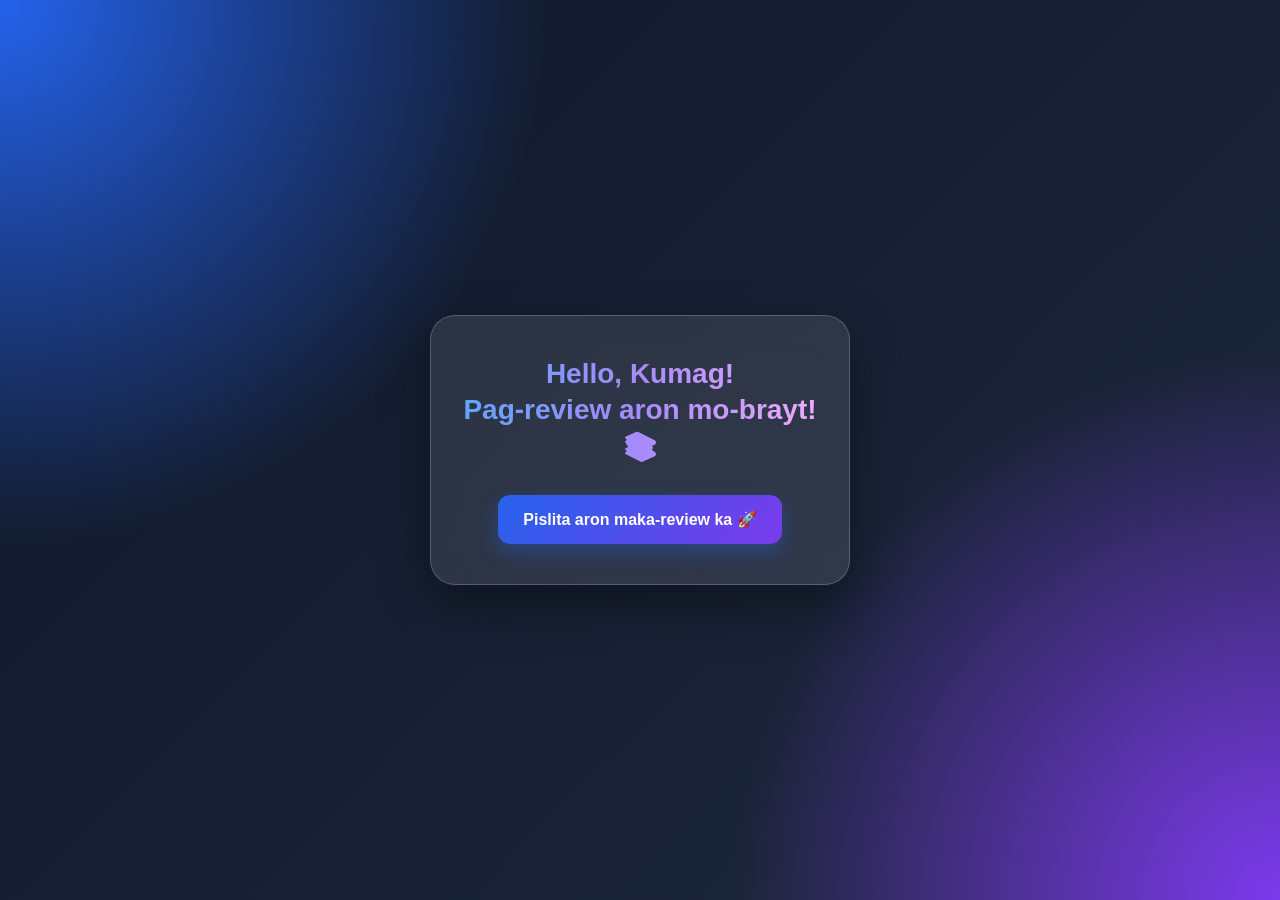
<file: index.html>
<!DOCTYPE html>

<html lang="en">
<head>
    <meta charset="UTF-8">
    <meta name="viewport" content="width=device-width, initial-scale=1.0">


<title>Reviewer</title>

<style>
    * {
        box-sizing: border-box;
        margin: 0;
        padding: 0;
    }

    body {
        font-family: Arial, Helvetica, sans-serif;
        min-height: 100vh;

        display: flex;
        justify-content: center;
        align-items: center;

        background:
            radial-gradient(circle at top left, #2563eb, transparent 35%),
            radial-gradient(circle at bottom right, #7c3aed, transparent 35%),
            linear-gradient(135deg, #0f172a, #1e293b);

        color: white;
    }

    .container {
        width: 420px;
        padding: 40px 30px;

        text-align: center;

        background: rgba(255, 255, 255, 0.10);
        border: 1px solid rgba(255, 255, 255, 0.20);
        border-radius: 25px;

        backdrop-filter: blur(15px);
        -webkit-backdrop-filter: blur(15px);

        box-shadow:
            0 20px 50px rgba(0, 0, 0, 0.4);

        animation: appear 0.8s ease;
    }

    h1 {
        font-size: 28px;
        line-height: 1.3;
        margin-bottom: 30px;

        background: linear-gradient(
            90deg,
            #60a5fa,
            #a78bfa,
            #f0abfc
        );

        -webkit-background-clip: text;
        -webkit-text-fill-color: transparent;
    }

    button {
        border: none;
        padding: 15px 25px;

        border-radius: 12px;

        background: linear-gradient(
            135deg,
            #2563eb,
            #7c3aed
        );

        box-shadow:
            0 8px 20px rgba(37, 99, 235, 0.35);

        cursor: pointer;

        transition:
            transform 0.3s ease,
            box-shadow 0.3s ease;
    }

    button:hover {
        transform: translateY(-4px);

        box-shadow:
            0 12px 30px rgba(124, 58, 237, 0.5);
    }

    button:active {
        transform: scale(0.96);
    }

    button a {
        color: white;
        text-decoration: none;

        font-size: 16px;
        font-weight: bold;
    }

    @keyframes appear {
        from {
            opacity: 0;
            transform: translateY(30px) scale(0.95);
        }

        to {
            opacity: 1;
            transform: translateY(0) scale(1);
        }
    }

    
    @media (max-width: 500px) {
        .container {
            width: 90%;
            padding: 35px 20px;
        }

        h1 {
            font-size: 23px;
        }

        button {
            width: 100%;
        }
    }
</style>


</head>

<body>


<div class="container">

    <h1>
        Hello, Kumag!<br>
        Pag-review aron mo-brayt! 📚
    </h1>

    <button>
        <a href="home.html">
            Pislita aron maka-review ka 🚀
        </a>
    </button>

</div>


</body>
</html>
</file>
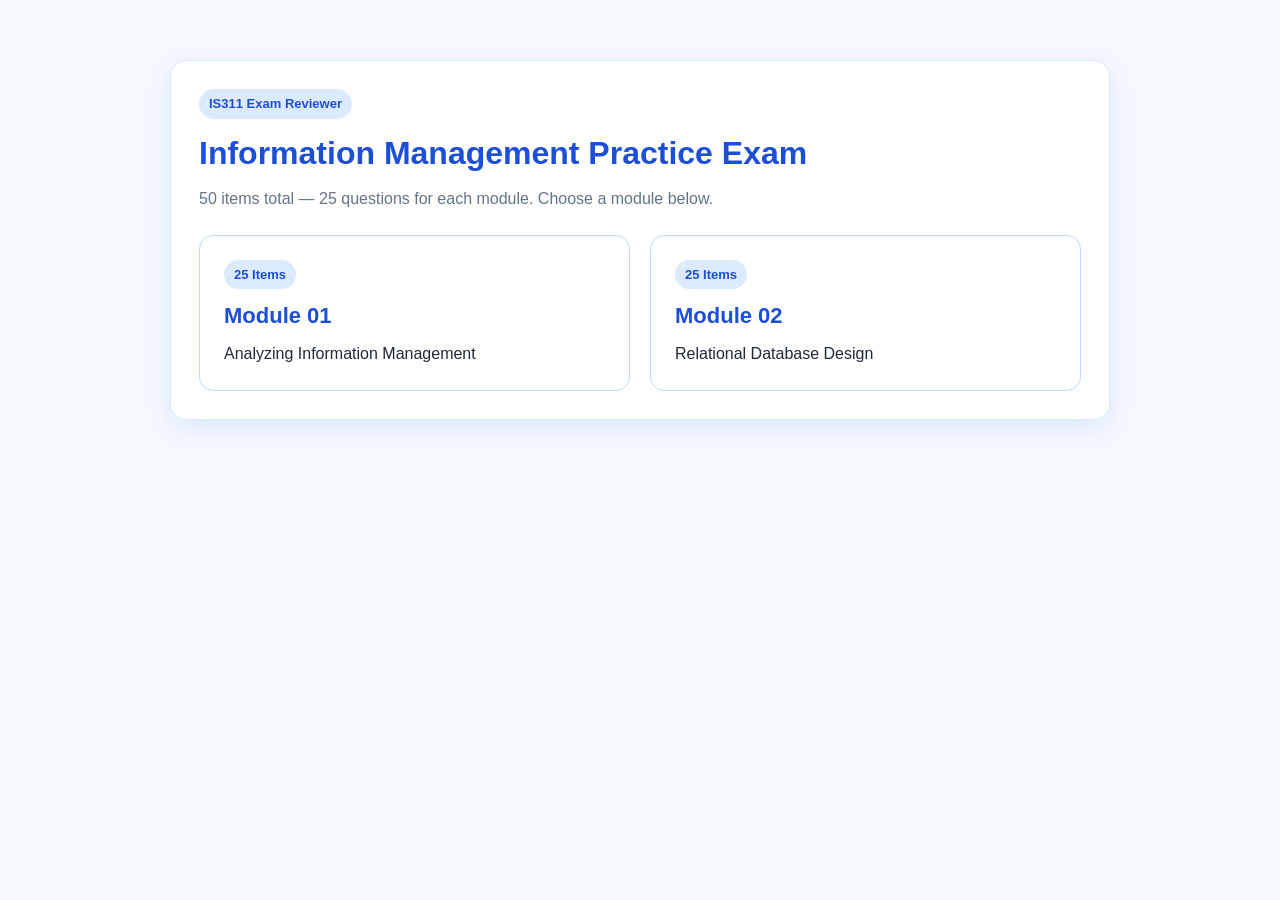
<file: home.html>
<!DOCTYPE html>
<html lang="en">
<head>
    <meta charset="UTF-8">
    <meta name="viewport" content="width=device-width, initial-scale=1.0">
    <title>IS311 Information Management Exam</title>
    <link rel="stylesheet" href="style.css">
</head>
<body>
<div class="container">
    <div class="card">
        <span class="badge">IS311 Exam Reviewer</span>
        <h1>Information Management Practice Exam</h1>
        <p class="subtitle">50 items total — 25 questions for each module. Choose a module below.</p>

        <div class="menu">
            <a class="menu-card" href="module1.html">
                <span class="badge">25 Items</span>
                <h2>Module 01</h2>
                <p>Analyzing Information Management</p>
            </a>

            <a class="menu-card" href="module2.html">
                <span class="badge">25 Items</span>
                <h2>Module 02</h2>
                <p>Relational Database Design</p>
            </a>
        </div>
    </div>
</div>
</body>
</html>
</file>
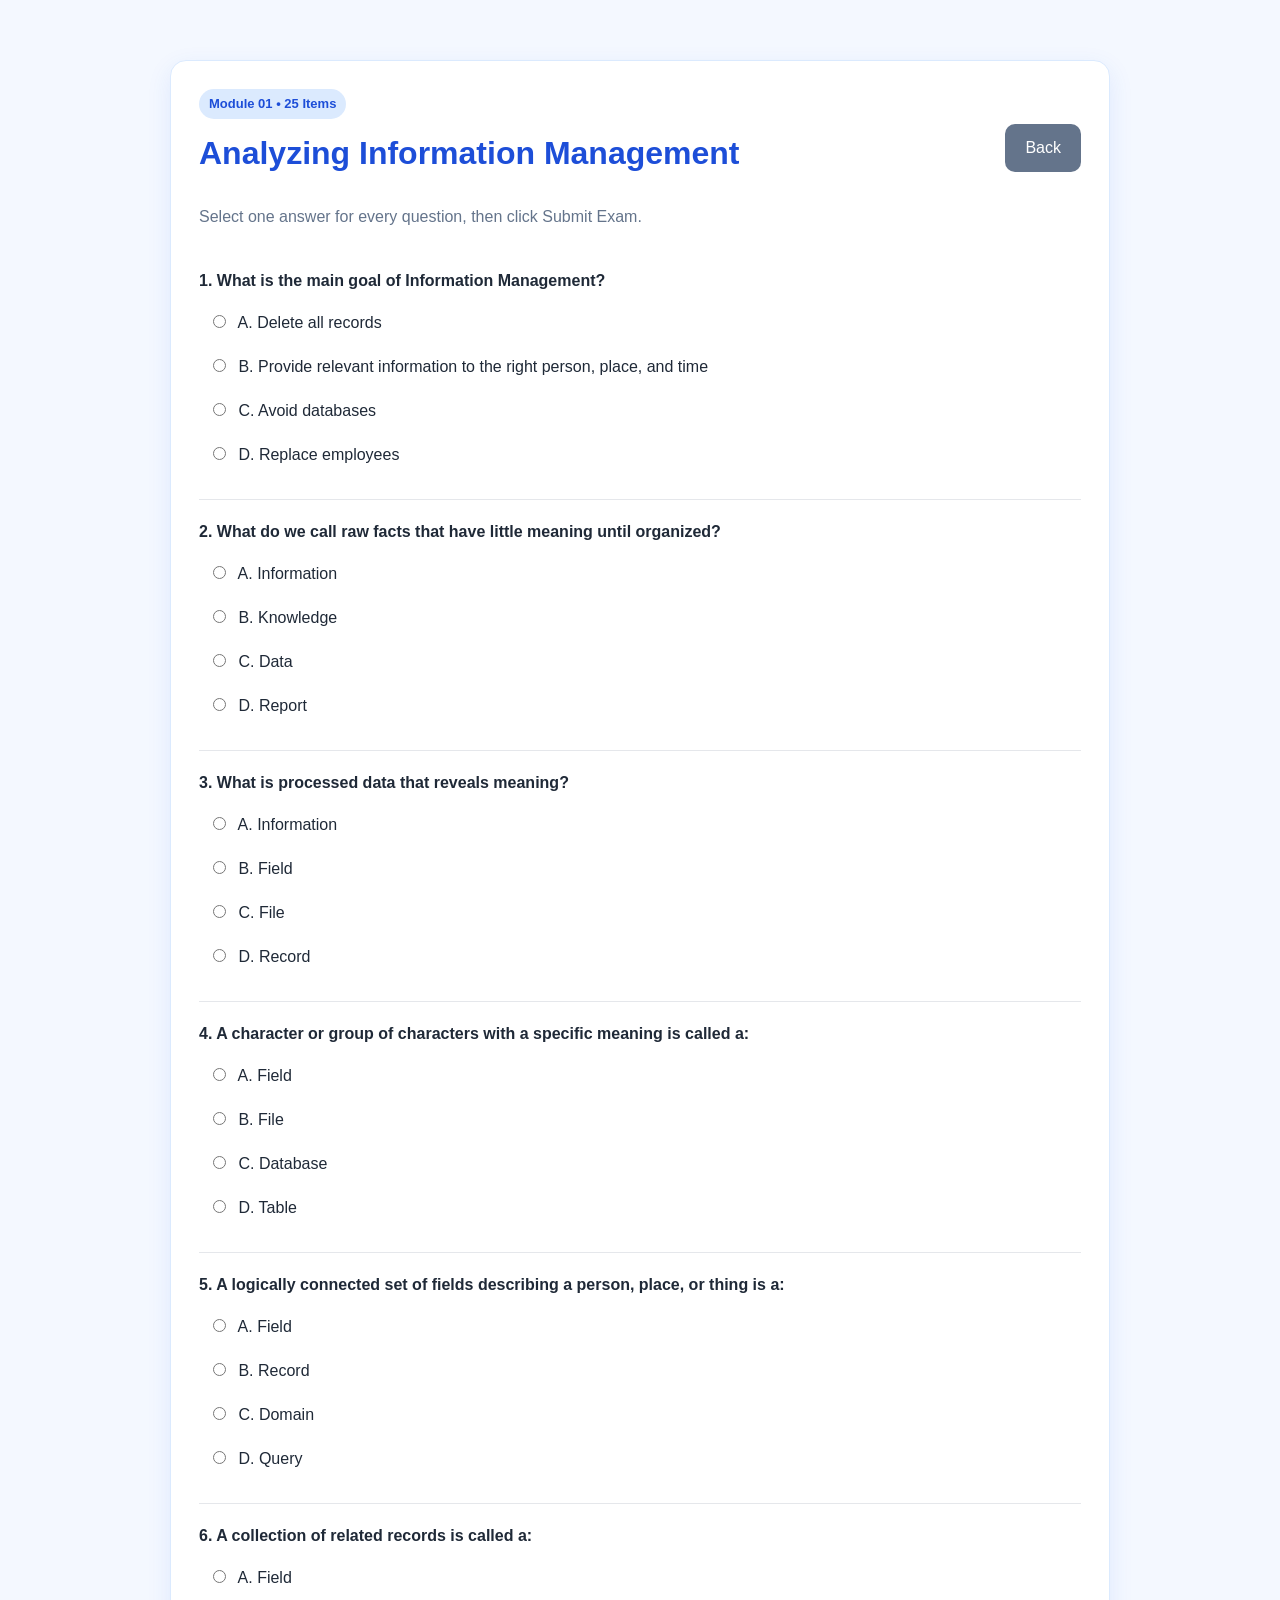
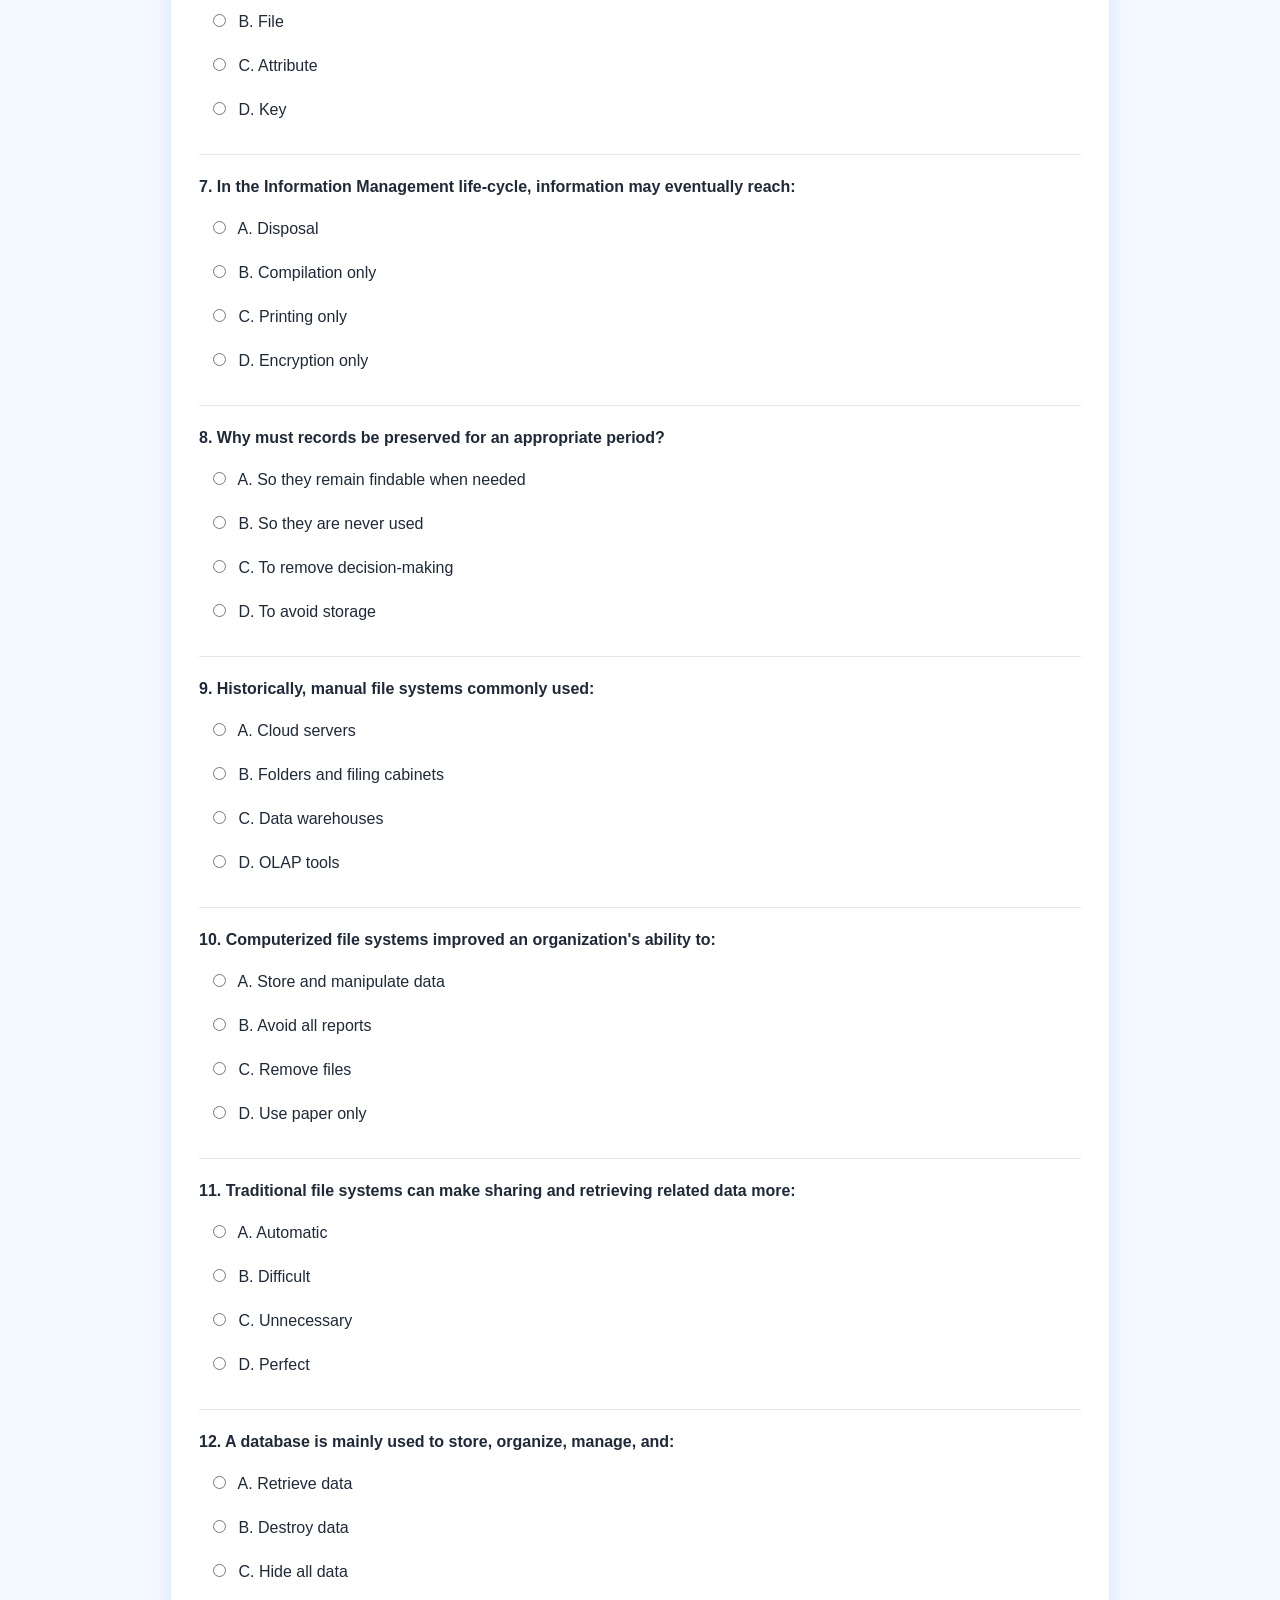
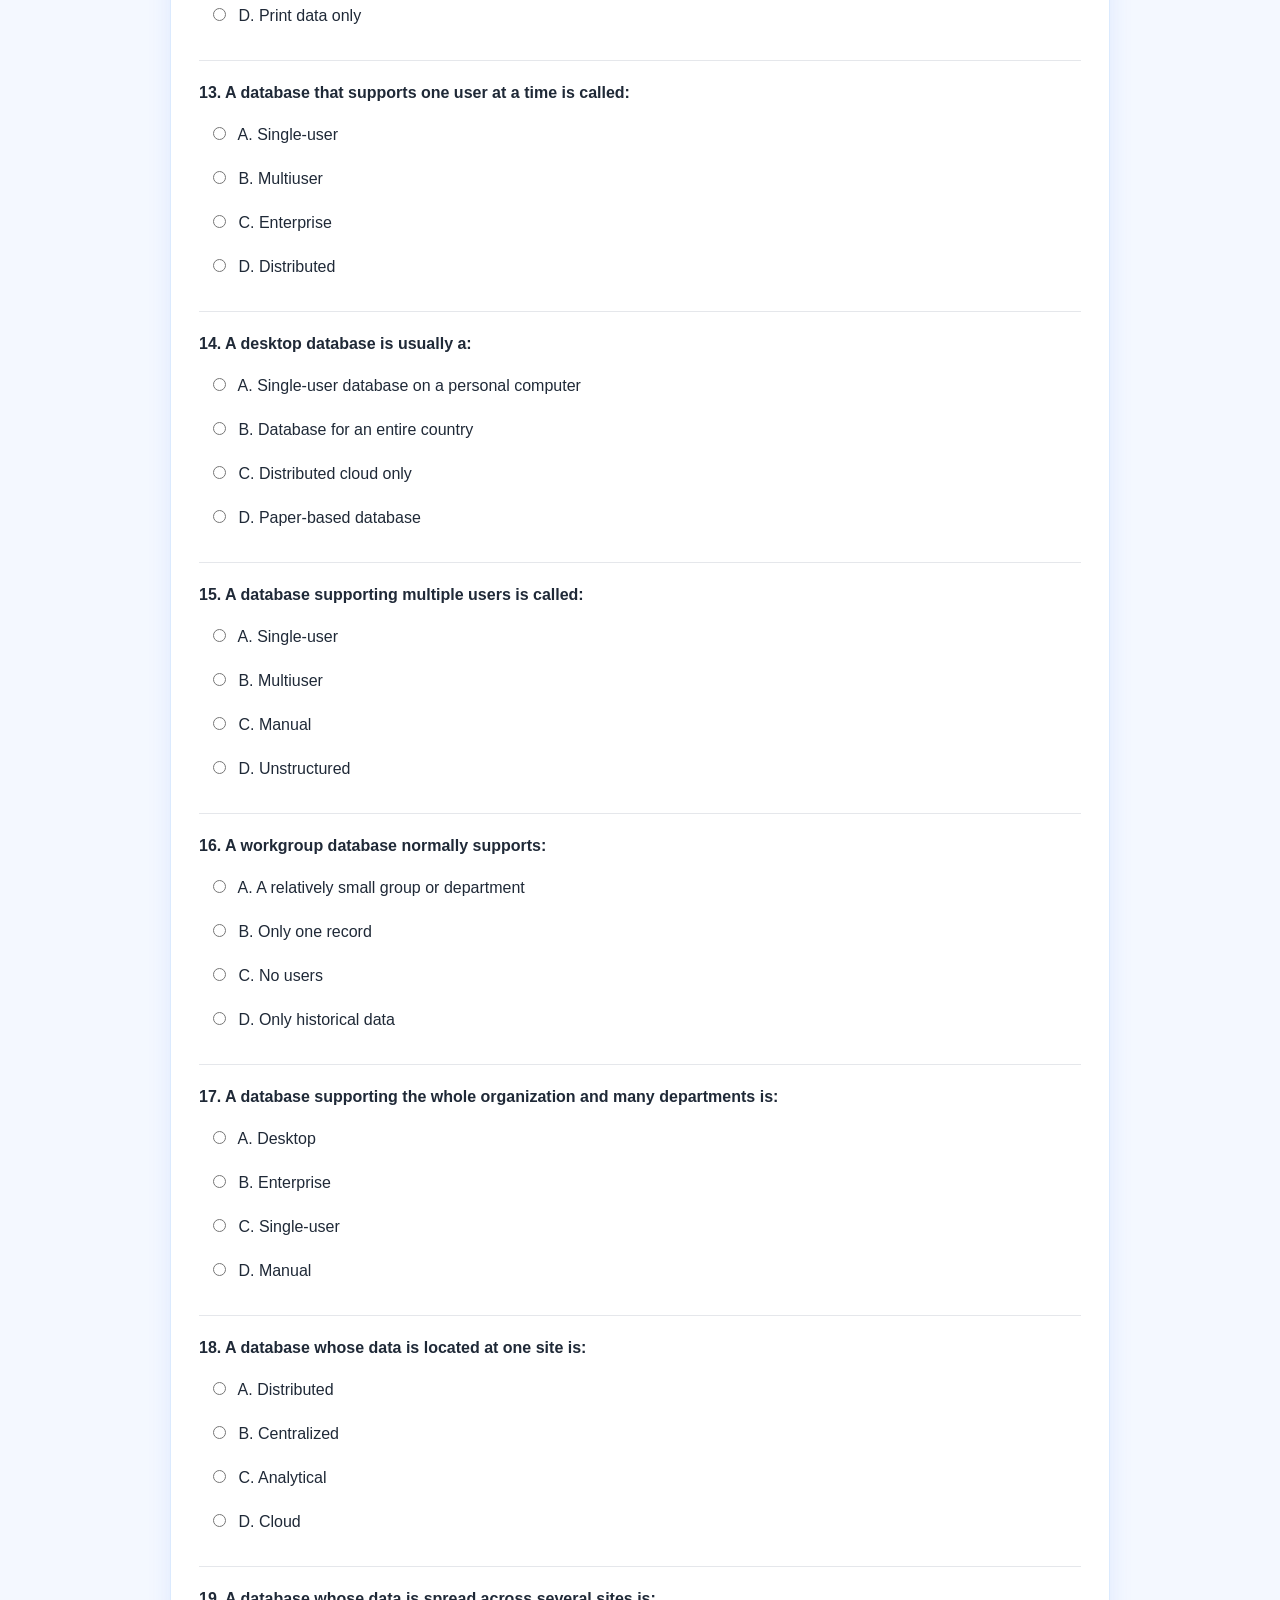
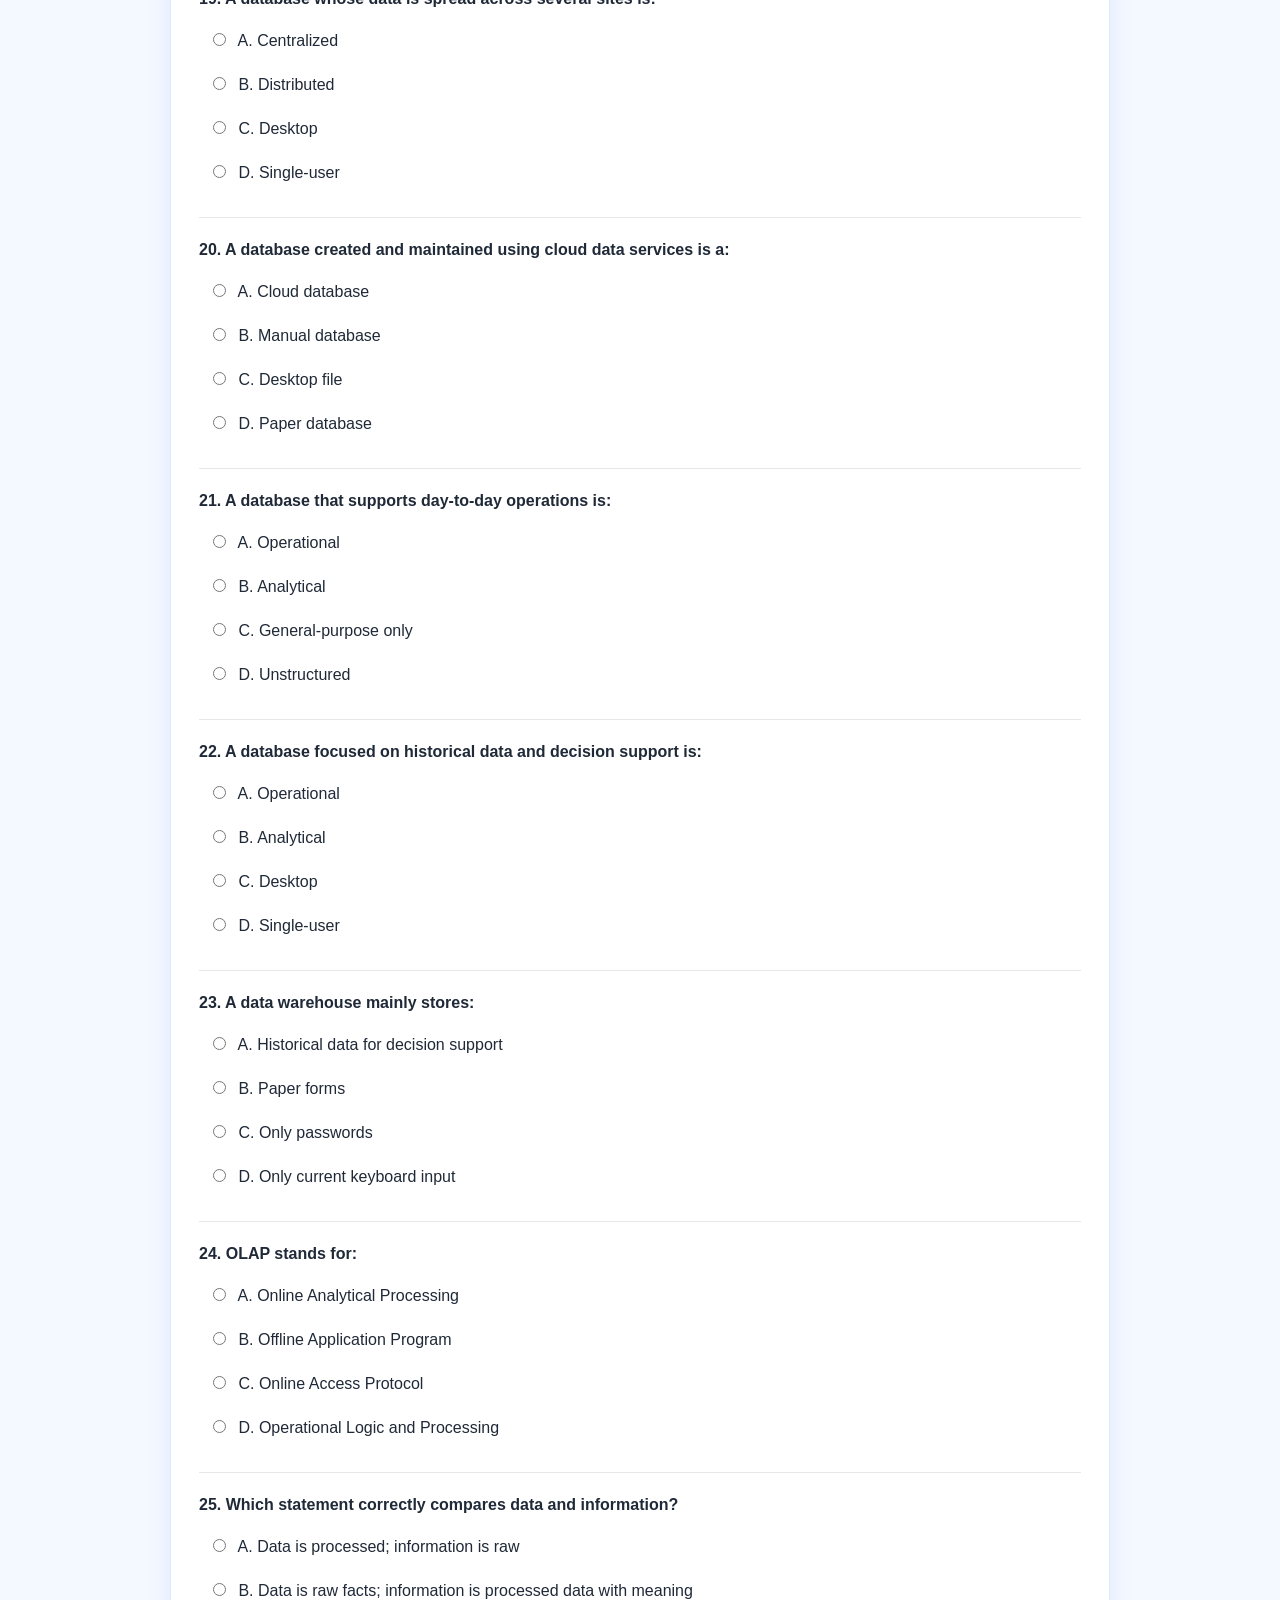
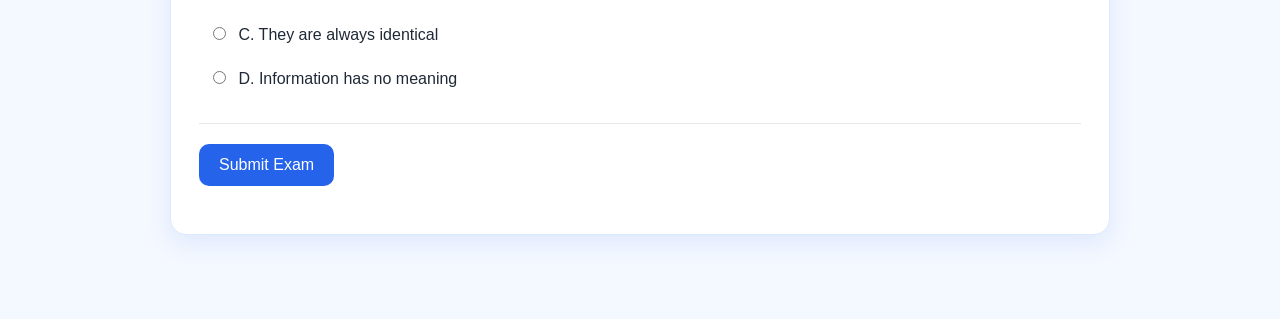
<file: module1.html>
<!DOCTYPE html>
<html lang="en">
<head>
    <meta charset="UTF-8">
    <meta name="viewport" content="width=device-width, initial-scale=1.0">
    <title>Module 01 Exam</title>
    <link rel="stylesheet" href="style.css">
</head>
<body>
<div class="container">
    <div class="card" id="examRoot"></div>
</div>

<script src="questions.js"></script>
<script src="app.js"></script>
<script>
renderExam({
    badge: "Module 01 • 25 Items",
    title: "Analyzing Information Management",
    questions: MODULE1_QUESTIONS,
    passScore: 19
});
</script>
</body>
</html>
</file>
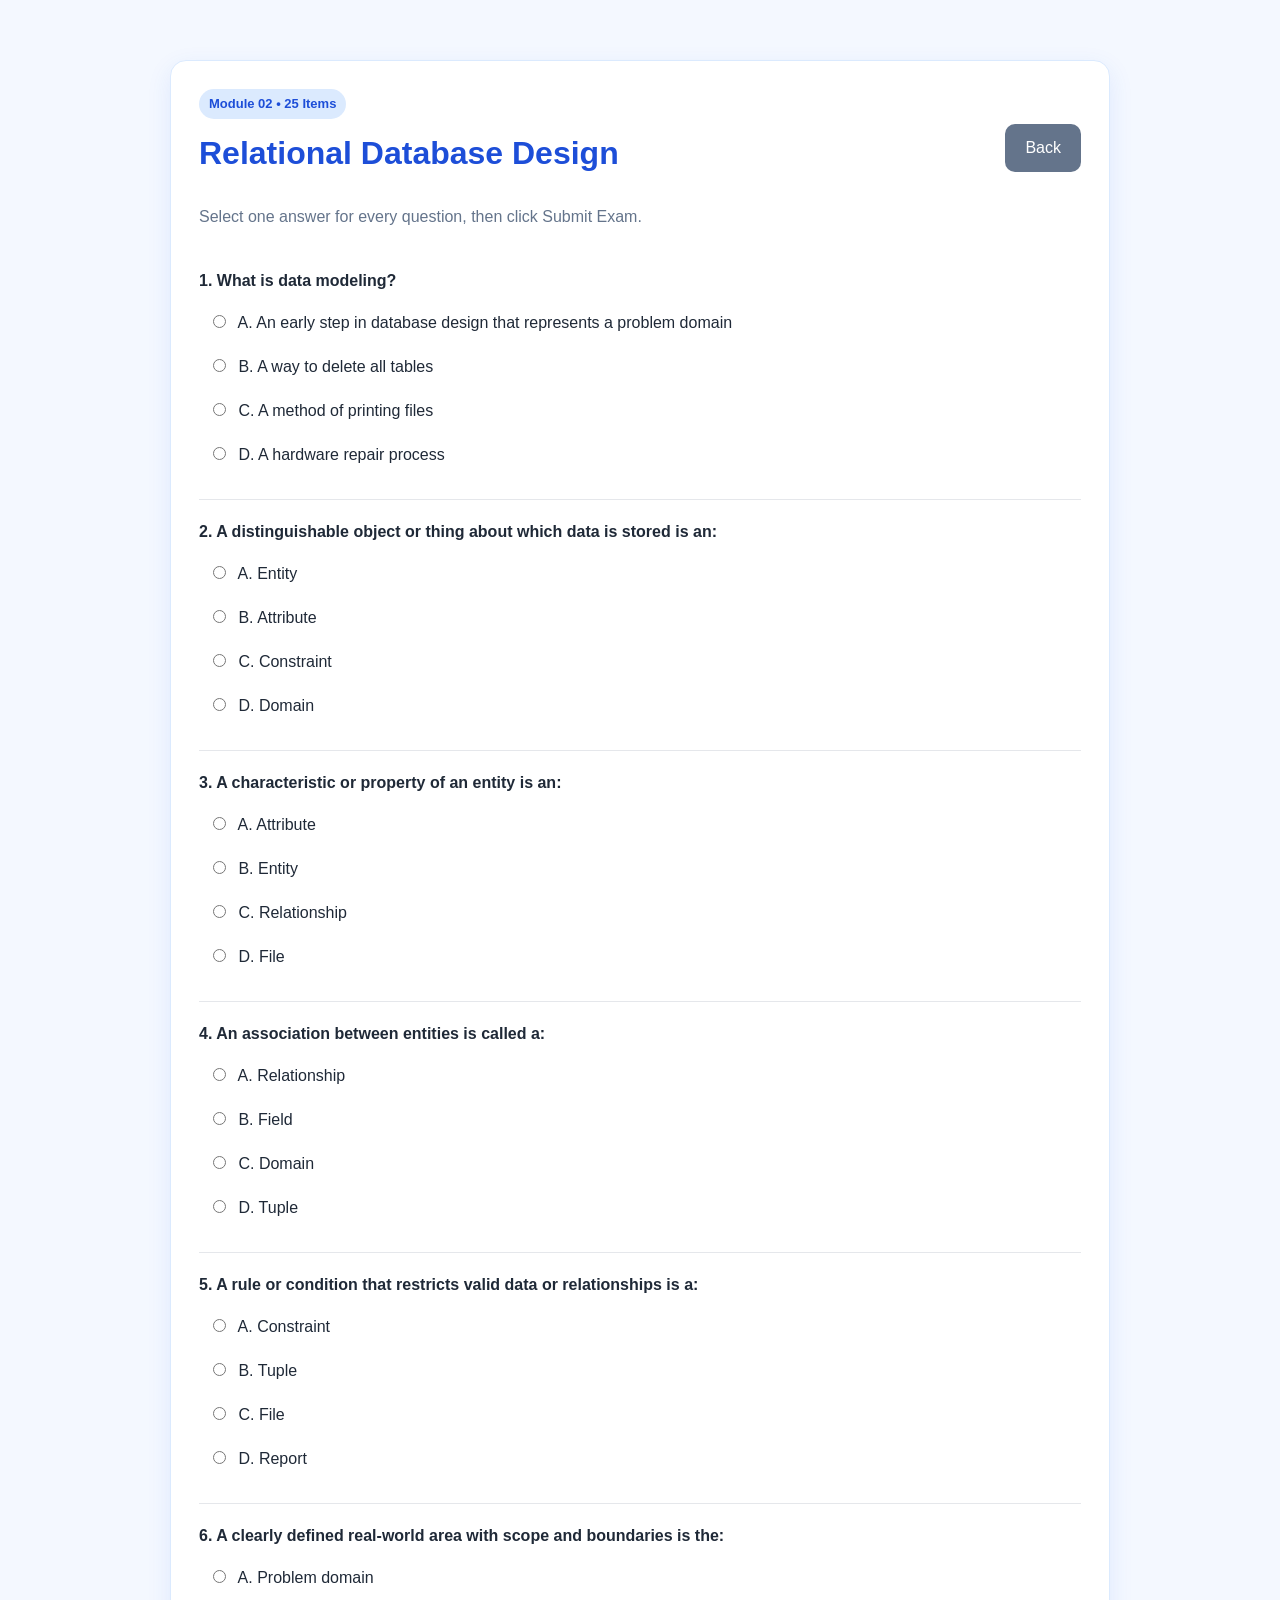
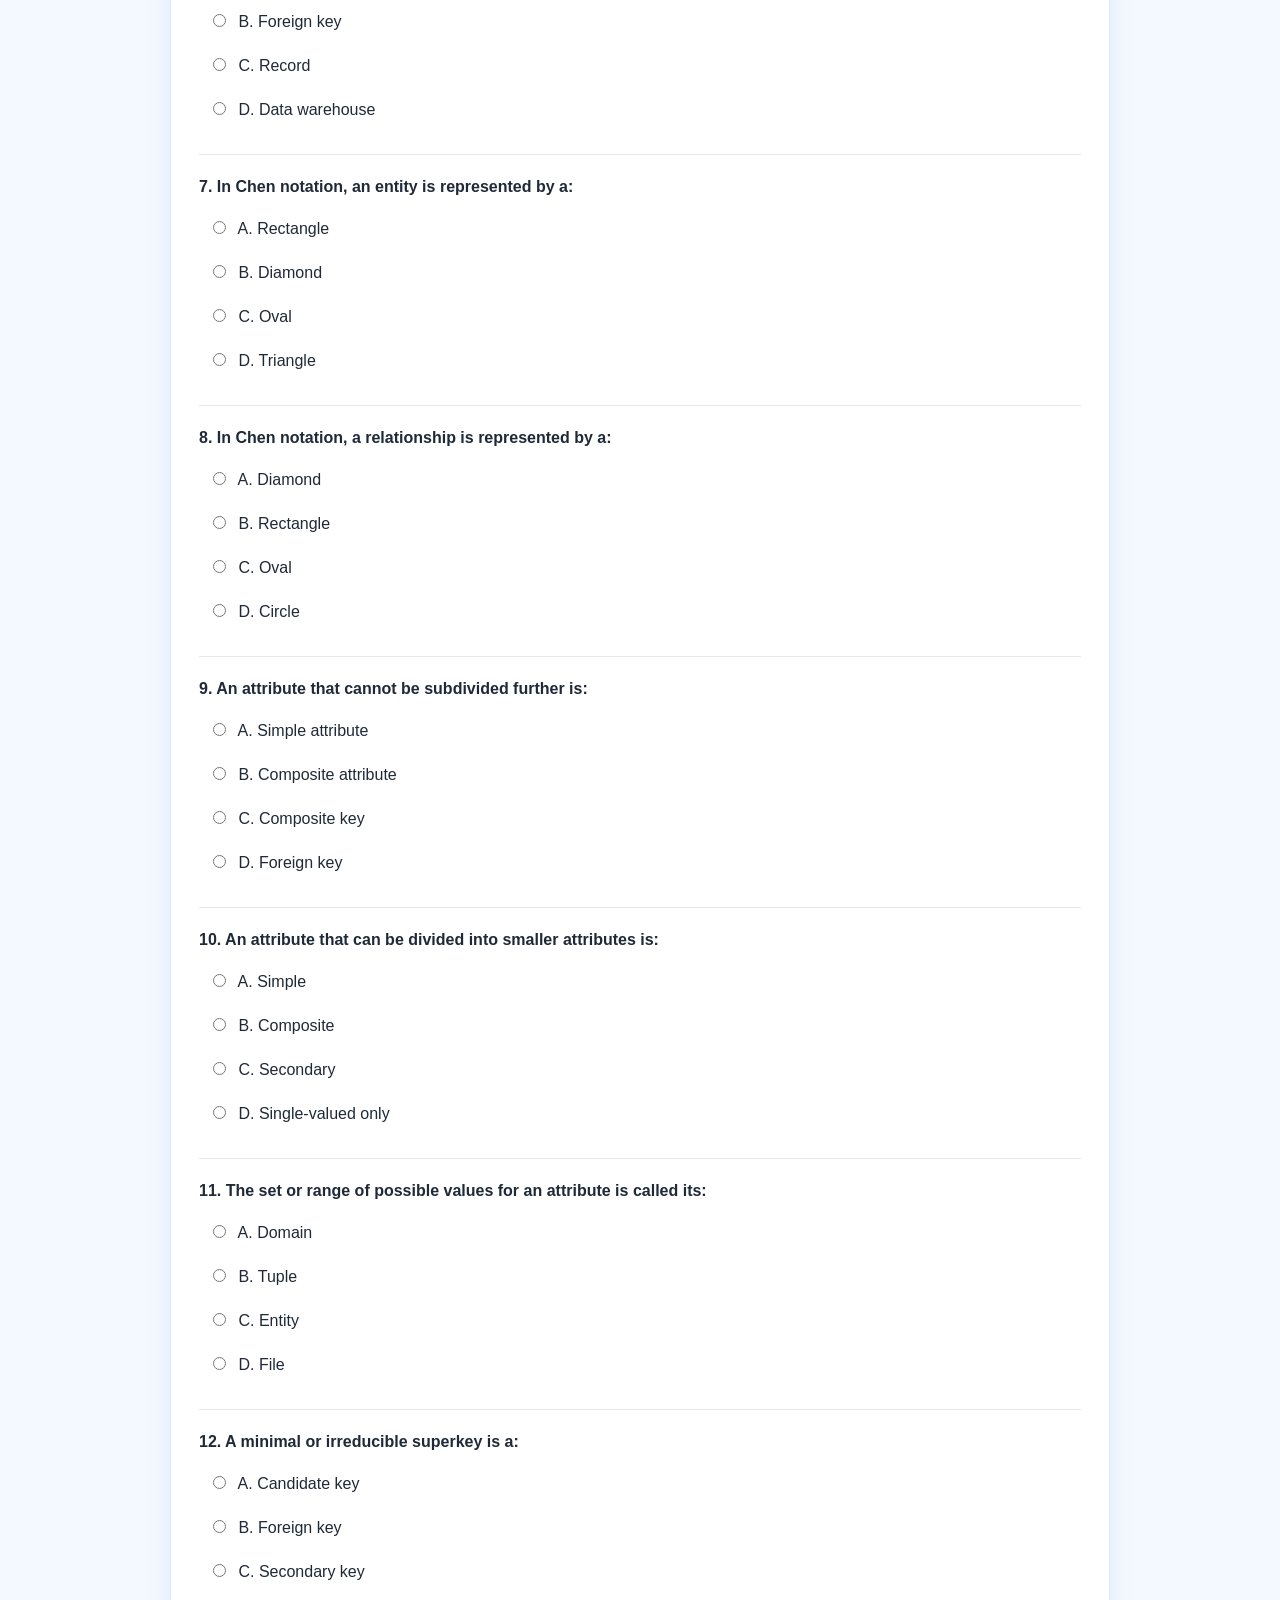
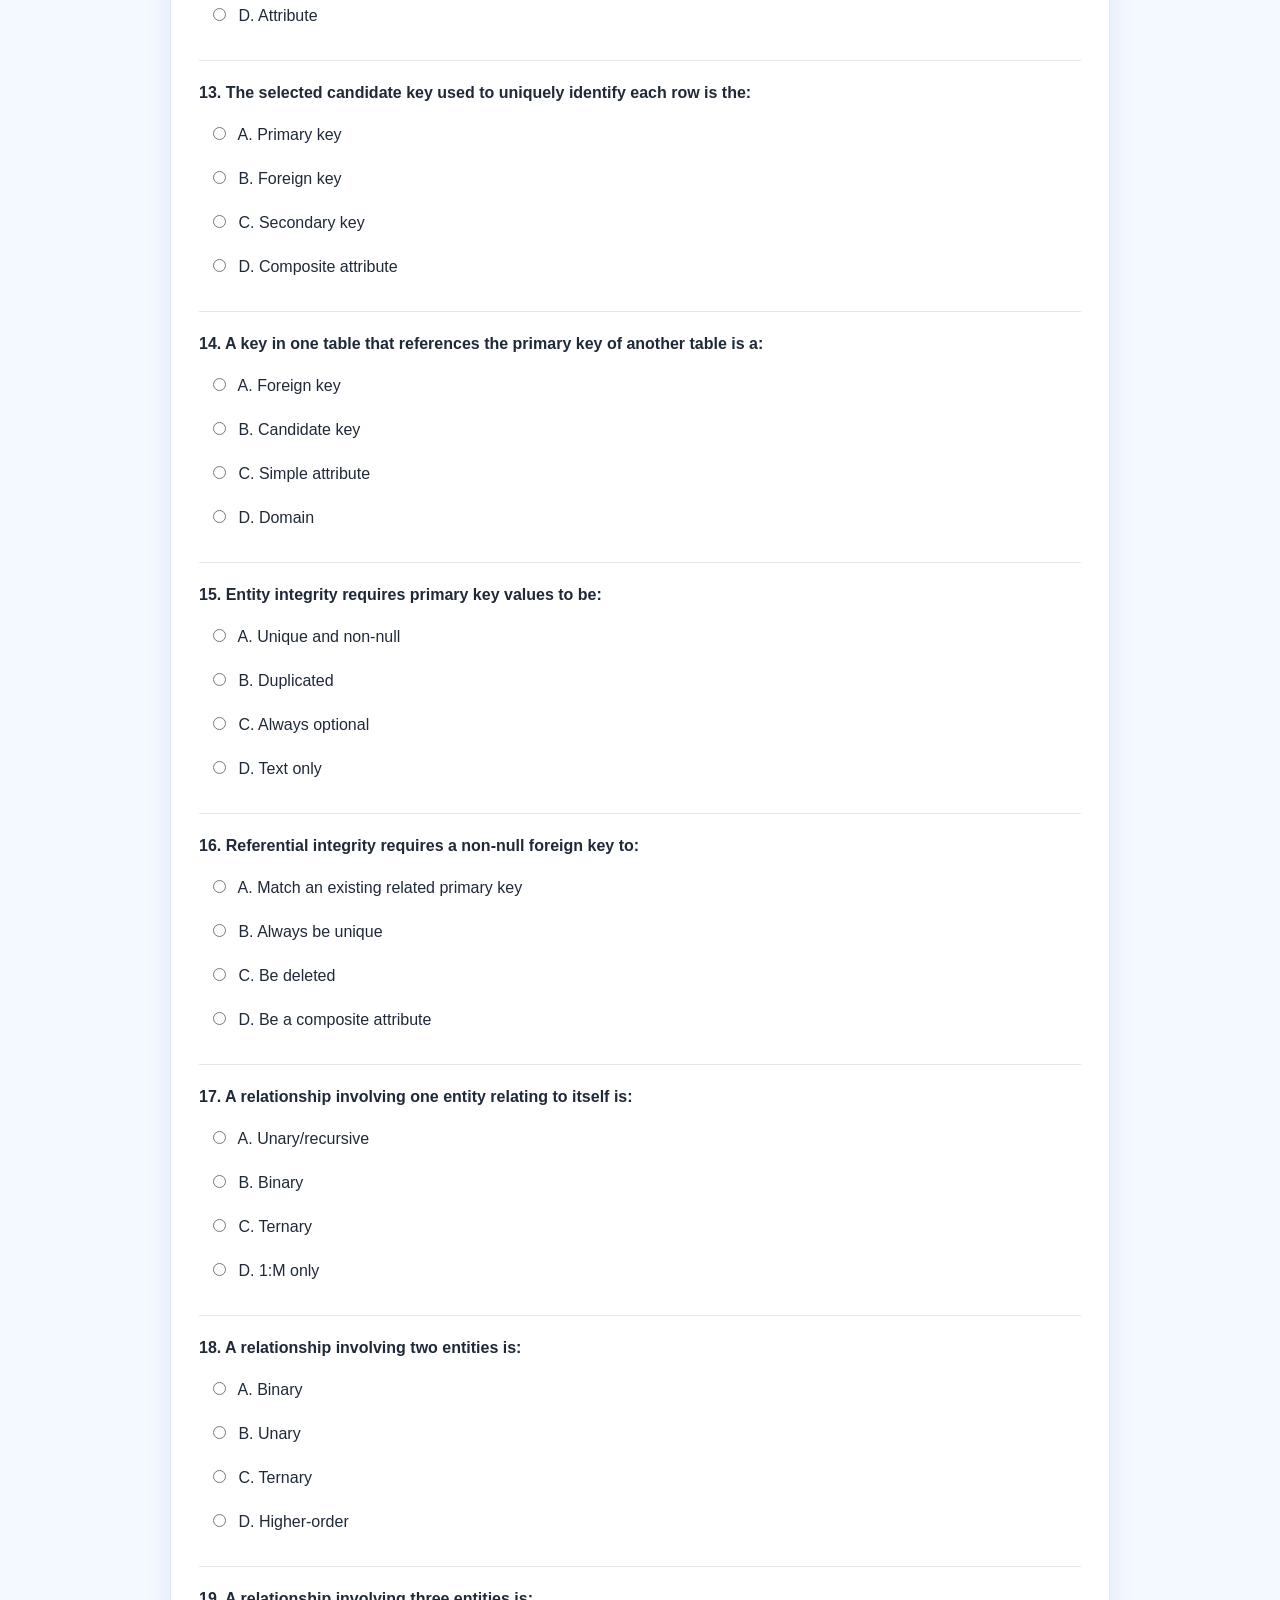
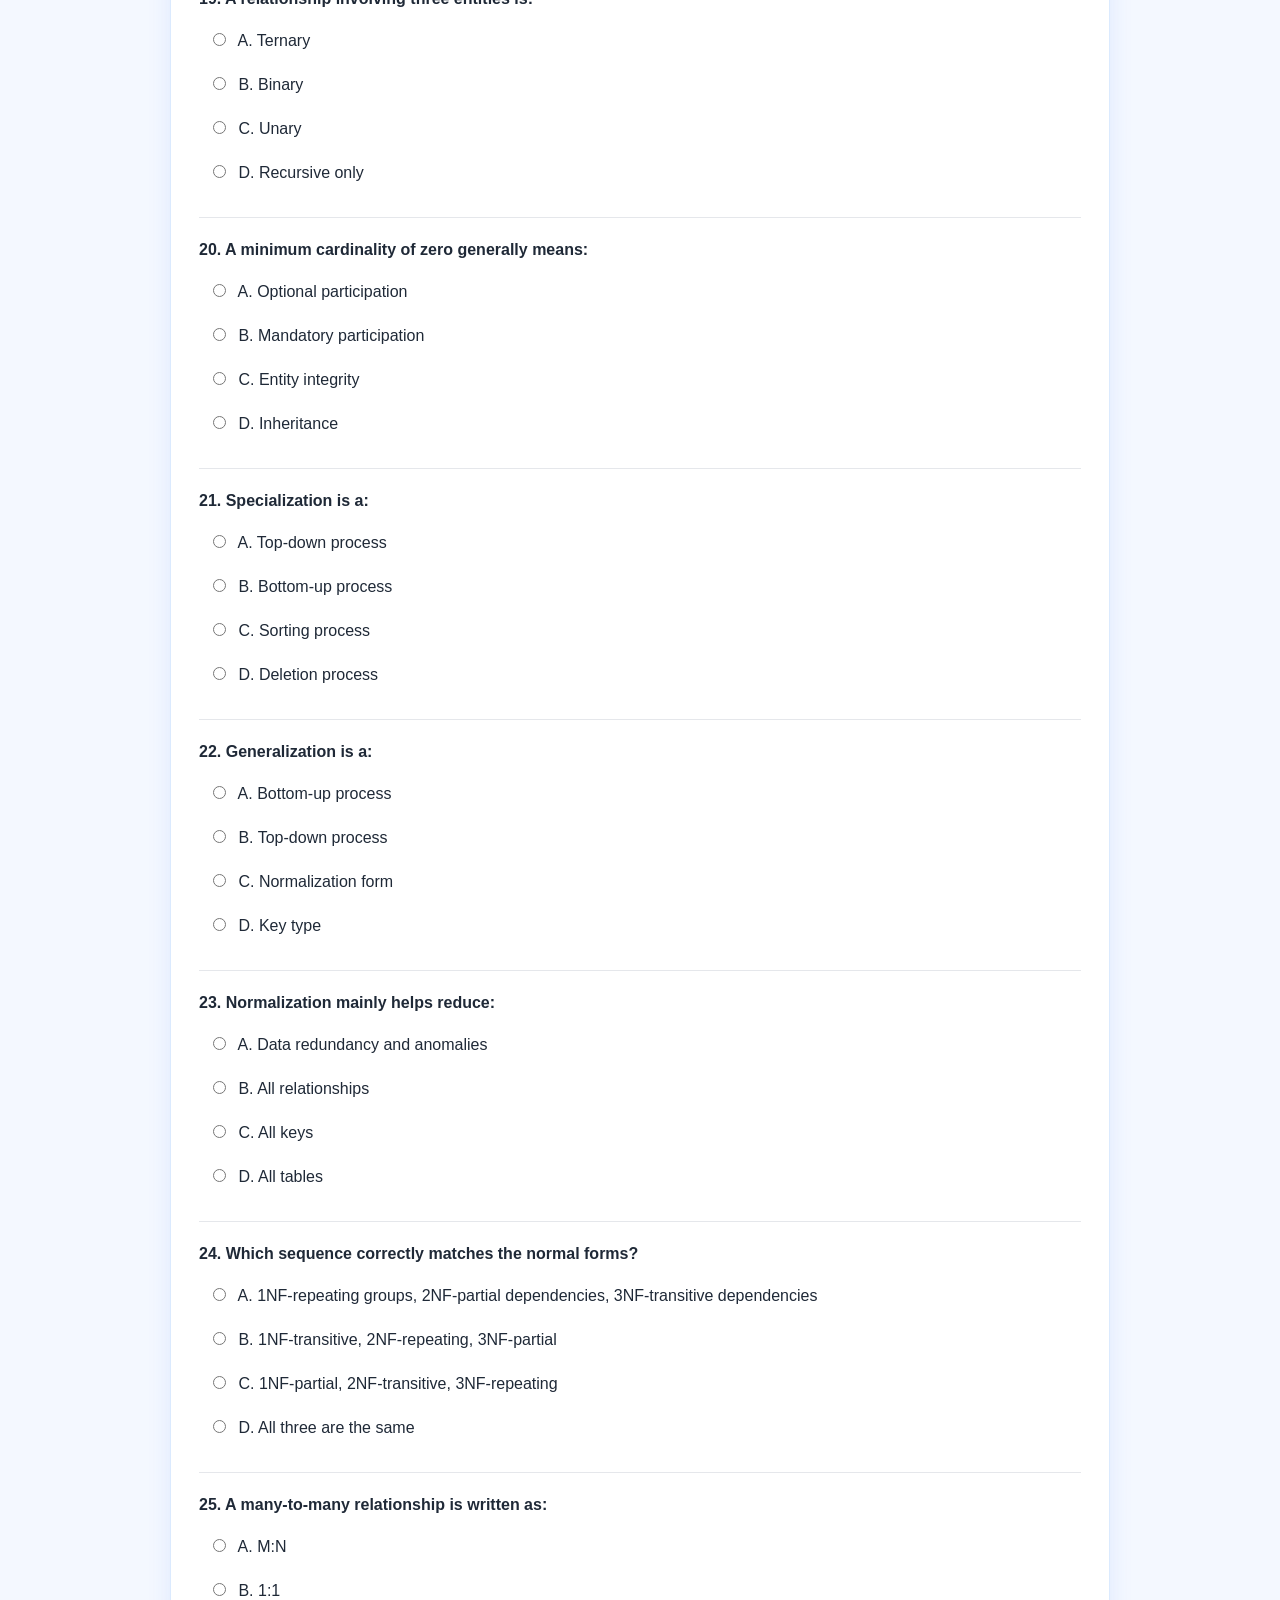
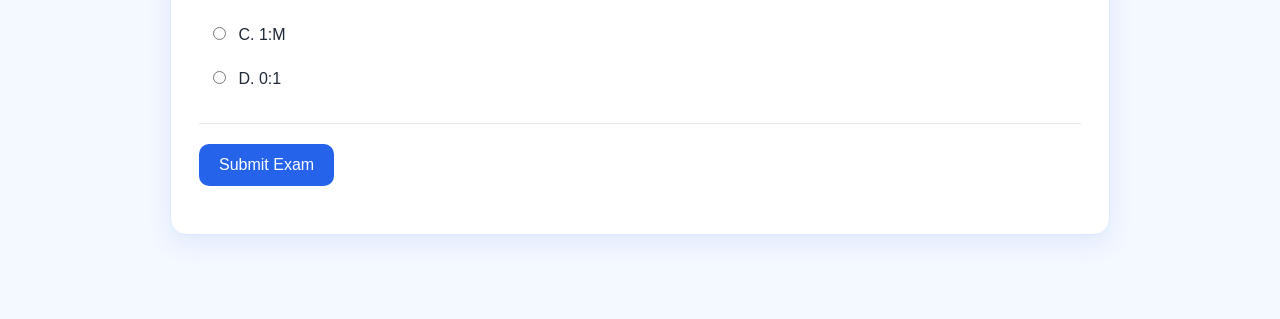
<file: module2.html>
<!DOCTYPE html>
<html lang="en">
<head>
    <meta charset="UTF-8">
    <meta name="viewport" content="width=device-width, initial-scale=1.0">
    <title>Module 02 Exam</title>
    <link rel="stylesheet" href="style.css">
</head>
<body>
<div class="container">
    <div class="card" id="examRoot"></div>
</div>

<script src="questions.js"></script>
<script src="app.js"></script>
<script>
renderExam({
    badge: "Module 02 • 25 Items",
    title: "Relational Database Design",
    questions: MODULE2_QUESTIONS,
    passScore: 19
});
</script>
</body>
</html>
</file>
<file: style.css>
* {
  box-sizing: border-box;
  margin: 0;
  padding: 0;
}
body {
  font-family: Arial, Helvetica, sans-serif;
  background: #f4f8ff;
  color: #1f2937;
  line-height: 1.5;
}
.container {
  max-width: 980px;
  margin: 40px auto;
  padding: 20px;
}
.card {
  background: #fff;
  border-radius: 16px;
  box-shadow: 0 8px 24px rgba(37, 99, 235, 0.1);
  padding: 28px;
  margin-bottom: 24px;
  border: 1px solid #dbeafe;
}
h1,
h2 {
  color: #1d4ed8;
  margin-bottom: 10px;
}
.subtitle {
  color: #64748b;
  margin-bottom: 20px;
}
.menu {
  display: grid;
  grid-template-columns: repeat(auto-fit, minmax(260px, 1fr));
  gap: 20px;
  margin-top: 24px;
}
.menu-card {
  background: #fff;
  border: 1px solid #bfdbfe;
  border-radius: 14px;
  padding: 24px;
  text-decoration: none;
  color: #1f2937;
  transition: 0.2s;
}
.menu-card:hover {
  transform: translateY(-3px);
  box-shadow: 0 10px 24px rgba(37, 99, 235, 0.14);
  border-color: #60a5fa;
}
.menu-card h2 {
  font-size: 22px;
}
.badge {
  display: inline-block;
  background: #dbeafe;
  color: #1d4ed8;
  padding: 5px 10px;
  border-radius: 999px;
  font-size: 13px;
  font-weight: bold;
  margin-bottom: 10px;
}
.question {
  padding: 20px 0;
  border-bottom: 1px solid #e5e7eb;
}
.question:last-child {
  border-bottom: none;
}
.question p {
  font-weight: 700;
  margin-bottom: 10px;
}
.option {
  display: block;
  padding: 8px 10px;
  border-radius: 8px;
  margin: 4px 0;
}
.option:hover {
  background: #eff6ff;
}
.option input {
  margin-right: 8px;
}
.btn {
  display: inline-block;
  background: #2563eb;
  color: #fff;
  border: none;
  border-radius: 10px;
  padding: 12px 20px;
  font-size: 16px;
  cursor: pointer;
  text-decoration: none;
  margin-top: 20px;
}
.btn:hover {
  background: #1d4ed8;
}
.btn.secondary {
  background: #64748b;
}
.btn.secondary:hover {
  background: #475569;
}
.result {
  padding: 18px;
  border-radius: 12px;
  margin-bottom: 20px;
  font-weight: bold;
}
.pass {
  background: #dcfce7;
  color: #166534;
}
.fail {
  background: #fee2e2;
  color: #991b1b;
}
.answer-review {
  margin-top: 20px;
}
.answer-item {
  padding: 12px;
  border-radius: 8px;
  margin: 8px 0;
}
.correct {
  background: #ecfdf5;
  border-left: 4px solid #22c55e;
}
.wrong {
  background: #fff1f2;
  border-left: 4px solid #ef4444;
}
.topbar {
  display: flex;
  justify-content: space-between;
  align-items: center;
  gap: 10px;
  flex-wrap: wrap;
  margin-bottom: 18px;
}
.small {
  font-size: 14px;
  color: #64748b;
}
@media (max-width: 600px) {
  .container {
    margin: 15px auto;
    padding: 12px;
  }
  .card {
    padding: 18px;
  }
  .question {
    padding: 16px 0;
  }
}

.hidden { display:none !important; }
.review-actions { display:flex; gap:10px; flex-wrap:wrap; margin:18px 0; }
.option.correct-option { background:#ecfdf5; border-left:4px solid #22c55e; }
.option.wrong-option { background:#fff1f2; border-left:4px solid #ef4444; }
.option { border-left:4px solid transparent; }
</file>
